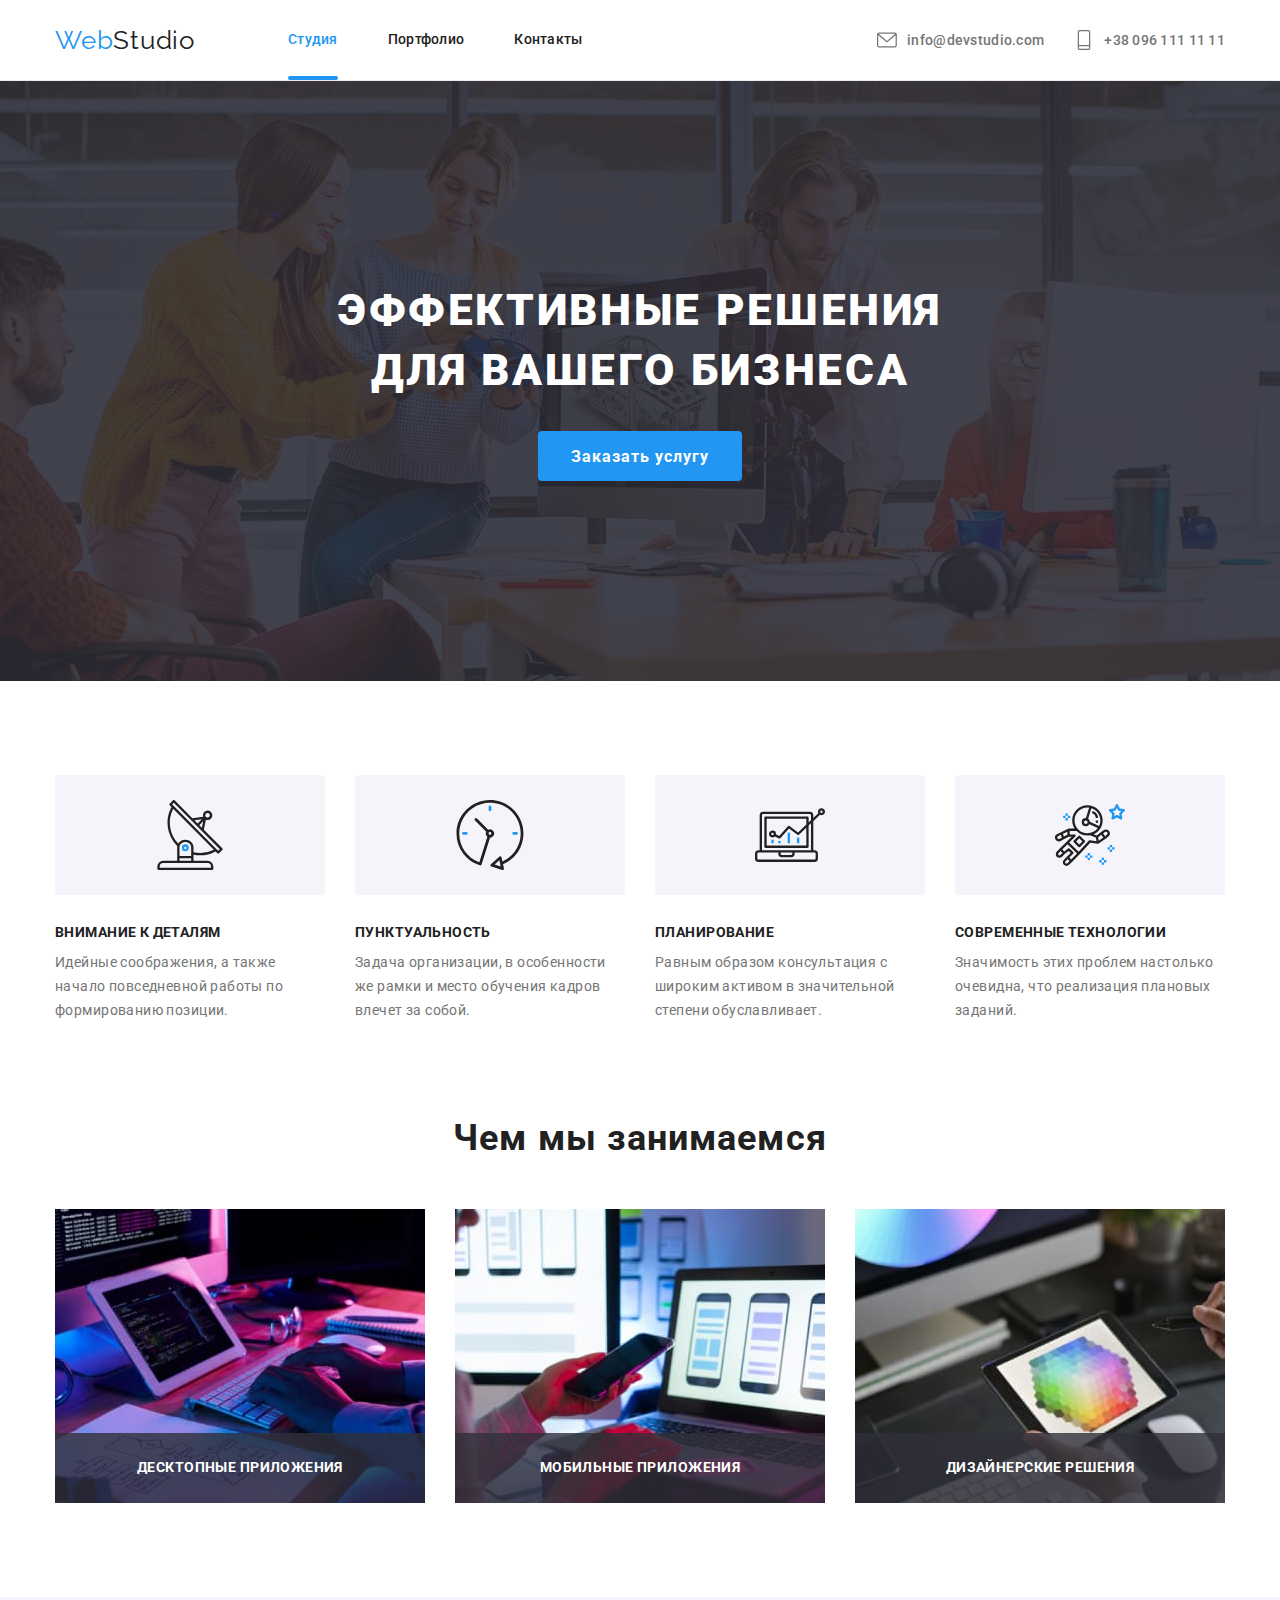
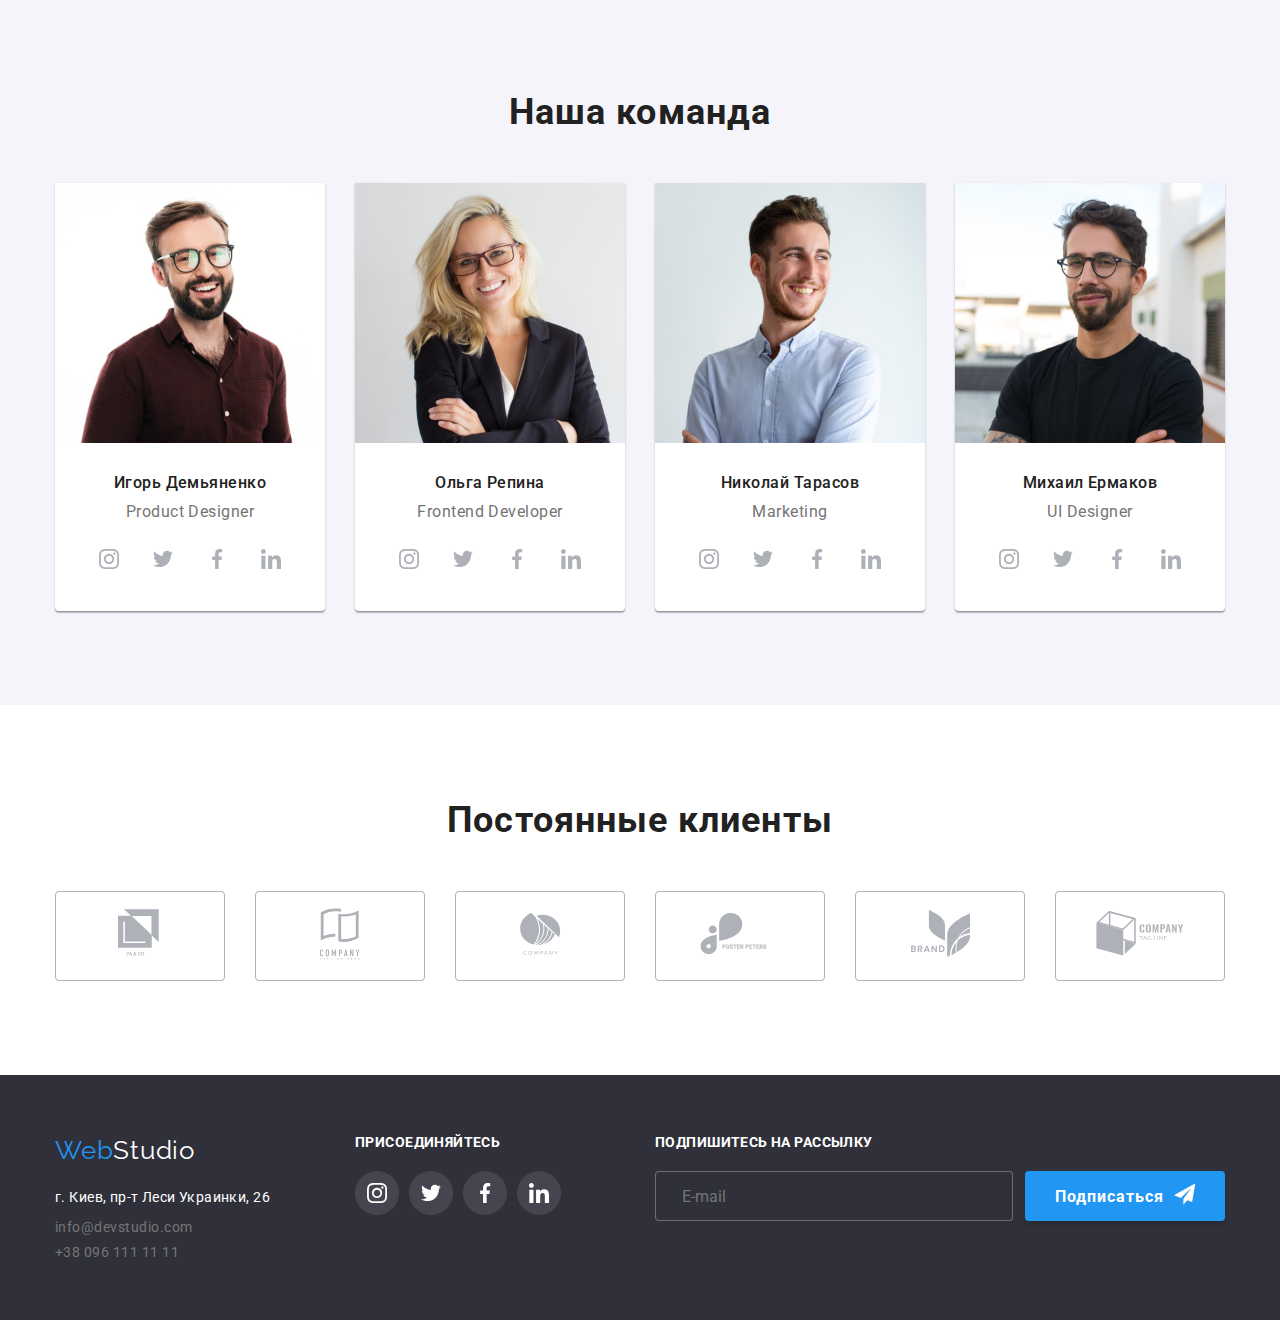
<file: index.html>
<!DOCTYPE html>
<html lang="ru">
  <head>
    <meta charset="UTF-8" />
    <meta name="viewport" content="width=device-width, initial-scale=1.0" />
    <title>WebStudio</title>
    <link
      href="https://fonts.googleapis.com/css2?family=Raleway:wght@700&family=Roboto:wght@400;500;700;900&display=swap"
      rel="stylesheet"
    />
    <link
      rel="stylesheet"
      href="https://cdnjs.cloudflare.com/ajax/libs/modern-normalize/1.0.0/modern-normalize.min.css"
    />
    <link rel="stylesheet" href="https://cdnjs.cloudflare.com/ajax/libs/animate.css/4.1.0/animate.min.css" />
    <link rel="stylesheet" href="./css/styles.css" />
  </head>
  <body>
    <header class="header">
      <div class="container">
        <div class="header-flex">
          <nav class="nav">
            <a href="index.html" class="logo nav-item"><span class="accent">Web</span>Studio</a>
            <ul class="nav-item">
              <li class="nav-link"><a href="index.html" class="current">Студия</a></li>
              <li class="nav-link"><a href="portfolio.html">Портфолио</a></li>
              <li class="nav-link"><a href="">Контакты</a></li>
            </ul>
          </nav>
          <ul class="contacts">
            <li class="contacts-item">
              <svg class="contacts-svg">
                <use href="./images/sprite.svg#icon-envelope-icon"></use>
              </svg>
              <a href="mailto:info@devstudio.com">info@devstudio.com</a>
            </li>
            <li class="contacts-item">
              <svg class="contacts-svg">
                <use href="./images/sprite.svg#icon-phone-icon"></use>
              </svg>
              <a href="tel:+380961111111">+38 096 111 11 11</a>
            </li>
          </ul>
        </div>
      </div>
    </header>
    <main>
      <section class="hero">
        <div class="hero-content">
          <h1 class="title hero-title">Эффективные решения для вашего бизнеса</h1>
          <button type="button" class="modal-btn button-text" data-modal-open>Заказать услугу</button>
        </div>
      </section>
      <section class="section features">
        <div class="container">
          <h2 class="visually-hidden">Особенности</h2>
          <ul class="features-list">
            <li class="features-item antenna-icon">
              <p class="features-title">Внимание к деталям</p>
              <p class="features-text">
                Идейные соображения, а также начало повседневной работы по формированию позиции.
              </p>
            </li>
            <li class="features-item clock-icon">
              <p class="features-title">Пунктуальность</p>
              <p class="features-text">
                Задача организации, в особенности же рамки и место обучения кадров влечет за собой.
              </p>
            </li>
            <li class="features-item diagram-icon">
              <p class="features-title">Планирование</p>
              <p class="features-text">
                Равным образом консультация с широким активом в значительной степени обуславливает.
              </p>
            </li>
            <li class="features-item astronaut-icon">
              <p class="features-title">Современные технологии</p>
              <p class="features-text">Значимость этих проблем настолько очевидна, что реализация плановых заданий.</p>
            </li>
          </ul>
        </div>
      </section>
      <section class="section work-sect">
        <div class="container">
          <h2 class="section-title">Чем мы занимаемся</h2>
          <ul class="work-examples">
            <li class="example-item">
              <div class="overlay-box">
                <img src="./images/img1.jpg" width="370" height="294" alt="" />
                <p class="overlay-text">Десктопные приложения</p>
              </div>
            </li>
            <li class="example-item">
              <div class="overlay-box">
                <img src="./images/img2.jpg" width="370" height="294" alt="" />
                <p class="overlay-text">Мобильные приложения</p>
              </div>
            </li>
            <li class="example-item">
              <div class="overlay-box">
                <img src="./images/img3.jpg" width="370" height="294" alt="" />
                <p class="overlay-text">Дизайнерские решения</p>
              </div>
            </li>
          </ul>
        </div>
      </section>
      <section class="section team-sect">
        <div class="container">
          <h2 class="section-title">Наша команда</h2>
          <ul class="team-cards">
            <li class="team-card">
              <img src="./images/igor.jpg" width="270" height="260" alt="фото Игоря Демьяненко" />
              <div class="card-content">
                <h3 class="card-title">Игорь Демьяненко</h3>
                <p lang="en" class="card-description">Product Designer</p>
                <ul class="socials-list">
                  <li class="social-item">
                    <a href="https://www.instagram.com/" class="social-link" target="blank">
                      <svg class="social-svg">
                        <use href="./images/sprite.svg#icon-instagram"></use>
                      </svg>
                    </a>
                  </li>
                  <li class="social-item">
                    <a href="https://twitter.com/" class="social-link" target="blank">
                      <svg class="social-svg">
                        <use href="./images/sprite.svg#icon-twitter"></use>
                      </svg>
                    </a>
                  </li>
                  <li class="social-item">
                    <a href="https://www.facebook.com/" class="social-link" target="blank">
                      <svg class="social-svg">
                        <use href="./images/sprite.svg#icon-facebook"></use>
                      </svg>
                    </a>
                  </li>
                  <li class="social-item">
                    <a href="https://www.linkedin.com/" class="social-link" target="blank">
                      <svg class="social-svg">
                        <use href="./images/sprite.svg#icon-linkedin"></use>
                      </svg>
                    </a>
                  </li>
                </ul>
              </div>
            </li>
            <li class="team-card">
              <img src="./images/olga.jpg" width="270" height="260" alt="фото Ольги Репиной" />
              <div class="card-content">
                <h3 class="card-title">Ольга Репина</h3>
                <p lang="en" class="card-description">Frontend Developer</p>
                <ul class="socials-list">
                  <li class="social-item">
                    <a href="https://www.instagram.com/" class="social-link" target="blank">
                      <svg class="social-svg">
                        <use href="./images/sprite.svg#icon-instagram"></use>
                      </svg>
                    </a>
                  </li>
                  <li class="social-item">
                    <a href="https://twitter.com/" class="social-link" target="blank">
                      <svg class="social-svg">
                        <use href="./images/sprite.svg#icon-twitter"></use>
                      </svg>
                    </a>
                  </li>
                  <li class="social-item">
                    <a href="https://www.facebook.com/" class="social-link" target="blank">
                      <svg class="social-svg">
                        <use href="./images/sprite.svg#icon-facebook"></use>
                      </svg>
                    </a>
                  </li>
                  <li class="social-item">
                    <a href="https://www.linkedin.com/" class="social-link" target="blank">
                      <svg class="social-svg">
                        <use href="./images/sprite.svg#icon-linkedin"></use>
                      </svg>
                    </a>
                  </li>
                </ul>
              </div>
            </li>
            <li class="team-card">
              <img src="./images/nikolay.jpg" width="270" height="260" alt="фото Николая Тарасова" />
              <div class="card-content">
                <h3 class="card-title">Николай Тарасов</h3>
                <p lang="en" class="card-description">Marketing</p>
                <ul class="socials-list">
                  <li class="social-item">
                    <a href="" class="social-link">
                      <svg class="social-svg">
                        <use href="./images/sprite.svg#icon-instagram"></use>
                      </svg>
                    </a>
                  </li>
                  <li class="social-item">
                    <a href="" class="social-link">
                      <svg class="social-svg">
                        <use href="./images/sprite.svg#icon-twitter"></use>
                      </svg>
                    </a>
                  </li>
                  <li class="social-item">
                    <a href="" class="social-link">
                      <svg class="social-svg">
                        <use href="./images/sprite.svg#icon-facebook"></use>
                      </svg>
                    </a>
                  </li>
                  <li class="social-item">
                    <a href="" class="social-link">
                      <svg class="social-svg">
                        <use href="./images/sprite.svg#icon-linkedin"></use>
                      </svg>
                    </a>
                  </li>
                </ul>
              </div>
            </li>
            <li class="team-card">
              <img src="./images/mikhail.jpg" width="270" height="260" alt="фото Михаила Ермакова" />
              <div class="card-content">
                <h3 class="card-title">Михаил Ермаков</h3>
                <p lang="en" class="card-description">UI Designer</p>
                <ul class="socials-list">
                  <li class="social-item">
                    <a href="https://www.instagram.com/" class="social-link" target="blank">
                      <svg class="social-svg">
                        <use href="./images/sprite.svg#icon-instagram"></use>
                      </svg>
                    </a>
                  </li>
                  <li class="social-item">
                    <a href="https://twitter.com/" class="social-link" target="blank">
                      <svg class="social-svg">
                        <use href="./images/sprite.svg#icon-twitter"></use>
                      </svg>
                    </a>
                  </li>
                  <li class="social-item">
                    <a href="https://www.facebook.com/" class="social-link" target="blank">
                      <svg class="social-svg">
                        <use href="./images/sprite.svg#icon-facebook"></use>
                      </svg>
                    </a>
                  </li>
                  <li class="social-item">
                    <a href="https://www.linkedin.com/" class="social-link" target="blank">
                      <svg class="social-svg">
                        <use href="./images/sprite.svg#icon-linkedin"></use>
                      </svg>
                    </a>
                  </li>
                </ul>
              </div>
            </li>
          </ul>
        </div>
      </section>

      <section class="section clients-sect">
        <div class="container">
          <h2 class="section-title">Постоянные клиенты</h2>
          <ul class="client-list">
            <li class="list-item">
              <a href="#" class="client-logo">
                <svg class="logo-svg" width="45" height="50">
                  <use href="./images/sprite.svg#icon-logo1"></use>
                </svg>
              </a>
            </li>
            <li class="list-item">
              <a href="#" class="client-logo">
                <svg class="logo-svg" width="40" height="52">
                  <use href="./images/sprite.svg#icon-logo2"></use>
                </svg>
              </a>
            </li>
            <li class="list-item">
              <a href="#" class="client-logo">
                <svg class="logo-svg" width="41" height="42">
                  <use href="./images/sprite.svg#icon-logo3"></use>
                </svg>
              </a>
            </li>
            <li class="list-item">
              <a href="#" class="client-logo">
                <svg class="logo-svg" width="80" height="42">
                  <use href="./images/sprite.svg#icon-logo4"></use>
                </svg>
              </a>
            </li>
            <li class="list-item">
              <a href="#" class="client-logo">
                <svg class="logo-svg" width="59" height="47">
                  <use href="./images/sprite.svg#icon-logo5"></use>
                </svg>
              </a>
            </li>
            <li class="list-item">
              <a href="#" class="client-logo">
                <svg class="logo-svg" width="88" height="45">
                  <use href="./images/sprite.svg#icon-logo6"></use>
                </svg>
              </a>
            </li>
          </ul>
        </div>
      </section>
    </main>
    <footer class="footer">
      <div class="container">
        <div class="footer-section address">
          <a href="index.html" class="logo-footer"><span class="accent">Web</span>Studio</a>
          <address>
            <ul>
              <li class="address-item">
                <a href="https://goo.gl/maps/ueYiK2Zo3x6W52Rv5" class="maps">г. Киев, пр-т Леси Украинки, 26</a>
              </li>
              <li class="address-item">
                <a href="mailto:info@devstudio.com" class="address-link">info@devstudio.com</a>
              </li>
              <li class="address-item">
                <a href="tel:+380961111111" class="address-link">+38 096 111 11 11</a>
              </li>
            </ul>
          </address>
        </div>
        <div class="footer-section socials">
          <p class="call-text">Присоединяйтесь</p>
          <ul class="socials-list">
            <li class="social-item">
              <a href="https://www.instagram.com/" class="social-link" target="blank">
                <svg class="social-svg">
                  <use href="./images/sprite.svg#icon-instagram"></use>
                </svg>
              </a>
            </li>
            <li class="social-item">
              <a href="https://twitter.com/" class="social-link" target="blank">
                <svg class="social-svg">
                  <use href="./images/sprite.svg#icon-twitter"></use>
                </svg>
              </a>
            </li>
            <li class="social-item">
              <a href="https://www.facebook.com/" class="social-link" target="blank">
                <svg class="social-svg">
                  <use href="./images/sprite.svg#icon-facebook"></use>
                </svg>
              </a>
            </li>
            <li class="social-item">
              <a href="https://www.linkedin.com/" class="social-link" target="blank">
                <svg class="social-svg">
                  <use href="./images/sprite.svg#icon-linkedin"></use>
                </svg>
              </a>
            </li>
          </ul>
        </div>
        <div class="footer-section">
          <p class="call-text">Подпишитесь на рассылку</p>
          <form action="#" class="submit-form">
            <div class="subscribe-form">
              <input type="text" class="subscribe-input" id="subscribe-input" placeholder="E-mail" />
              <!-- <label for="subscribe-input" class="subscribe-label">E-mail</label> -->
            </div>
            <button type="submit" class="subscribe-btn button-text">
              Подписаться
              <svg class="subscribe-svg"><use href="./images/sprite.svg#icon-icon-send"></use></svg>
            </button>
          </form>
        </div>
      </div>
    </footer>
    <div class="backdrop is-hidden" data-modal>
      <div class="modal">
        <button type="button" class="close-btn" data-modal-close>X</button>
        <p class="form-text">Оставьте свои данные, мы вам перезвоним</p>
        <form action="#" class="modal-form">
          <div class="form-field">
            <label for="user-name" class="input-label">Имя</label>
            <div class="input-box">
              <input type="text" id="user-name" class="form-input" required />
              <svg class="form-svg">
                <use href="./images/sprite.svg#icon-name"></use>
              </svg>
            </div>
          </div>

          <div class="form-field">
            <label for="user-tel" class="input-label">Телефон</label>
            <div class="input-box">
              <input type="tel" id="user-tel" class="form-input" required />
              <svg class="form-svg">
                <use href="./images/sprite.svg#icon-tel"></use>
              </svg>
            </div>
          </div>

          <div class="form-field">
            <label for="user-mail" class="input-label">Почта</label>
            <div class="input-box">
              <input type="email" id="user-mail" class="form-input" required />
              <svg class="form-svg">
                <use href="./images/sprite.svg#icon-mail"></use>
              </svg>
            </div>
          </div>
          <label for="user-comment" class="user-comment">Комментарий</label>
          <textarea name="" id="user-comment" class="form-comment" placeholder="Введите текст"></textarea>
          <input type="checkbox" id="user-policy" class="checkbox visually-hidden" />
          <label for="user-policy" class="checkbox-label">
            <span>Соглашаюсь с рассылкой и принимаю </span> <a href="#" class="policy-link">Условия договора</a>
          </label>
          <button type="submit" class="submit-btn">Отправить</button>
        </form>
      </div>
    </div>
    <script src="./js/modal.js"></script>
  </body>
</html>
</file>
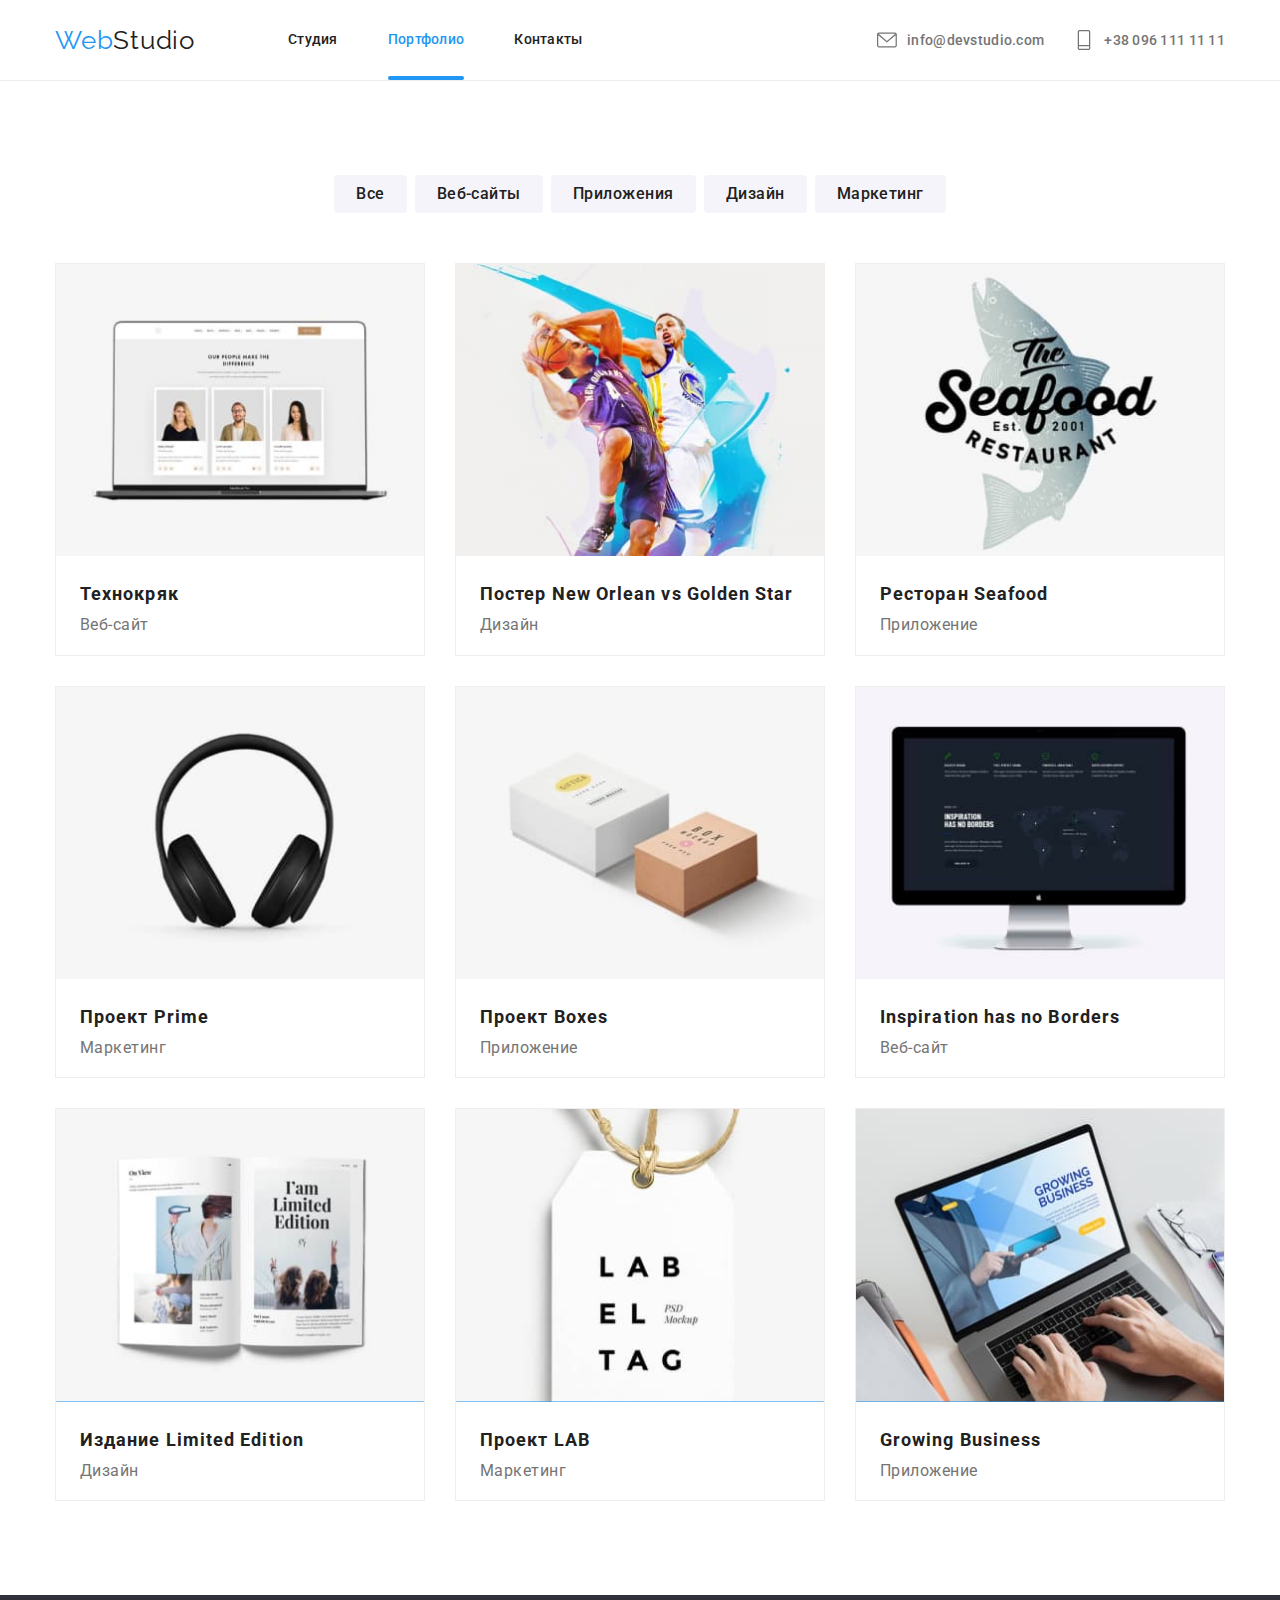
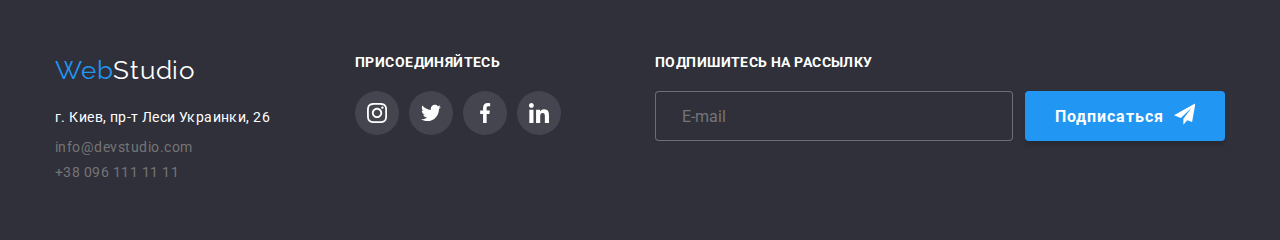
<file: portfolio.html>
<!DOCTYPE html>
<html lang="ru">
  <head>
    <meta charset="UTF-8" />
    <meta name="viewport" content="width=device-width, initial-scale=1.0" />
    <title>Portfolio</title>
    <link
      href="https://fonts.googleapis.com/css2?family=Raleway:wght@700&family=Roboto:wght@400;500;700;900&display=swap"
      rel="stylesheet"
    />
    <link
      rel="stylesheet"
      href="https://cdnjs.cloudflare.com/ajax/libs/modern-normalize/1.0.0/modern-normalize.min.css"
    />

    <link rel="stylesheet" href="./css/styles.css" />
  </head>
  <body>
    <header class="header">
      <div class="container">
        <div class="header-flex">
          <nav class="nav">
            <a href="index.html" class="logo nav-item"><span class="accent">Web</span>Studio</a>
            <ul class="nav-item">
              <li class="nav-link"><a href="index.html">Студия</a></li>
              <li class="nav-link"><a href="portfolio.html" class="current">Портфолио</a></li>
              <li class="nav-link"><a href="">Контакты</a></li>
            </ul>
          </nav>
          <ul class="contacts">
            <li class="contacts-item">
              <svg class="contacts-svg">
                <use href="./images/sprite.svg#icon-envelope-icon"></use>
              </svg>
              <a href="mailto:info@devstudio.com">info@devstudio.com</a>
            </li>
            <li class="contacts-item">
              <svg class="contacts-svg">
                <use href="./images/sprite.svg#icon-phone-icon"></use>
              </svg>
              <a href="tel:+380961111111">+38 096 111 11 11</a>
            </li>
          </ul>
        </div>
      </div>
    </header>
    <main>
      <section class="gallery-sect">
        <div class="container">
          <h1 class="visually-hidden">Галлерея</h1>
          <div class="gallery-menu">
            <a href="#" class="gallery-btn">Все</a>
            <a href="#" class="gallery-btn">Веб-сайты</a>
            <a href="#" class="gallery-btn">Приложения</a>
            <a href="#" class="gallery-btn">Дизайн</a>
            <a href="#" class="gallery-btn">Маркетинг</a>
          </div>
          <ul class="gallery">
            <li class="gallery-item">
              <a href="#">
                <div class="overlay-box">
                  <img src="./images/technokryak.jpg" alt="" />
                  <div class="overlay">
                    Технокряк это современная площадка распространения коронавируса. Компании используют эту платформу
                    для цифрового шпионажа и атак на защищённые сервера конкурентов.
                  </div>
                </div>
                <div class="gallery-item-description">
                  <h2 class="title">Технокряк</h2>
                  <p class="description">Веб-сайт</p>
                </div>
              </a>
            </li>
            <li class="gallery-item">
              <a href="#">
                <div class="overlay-box">
                  <img src="./images/neworlean.jpg" alt="" />
                  <div class="overlay">
                    Технокряк это современная площадка распространения коронавируса. Компании используют эту платформу
                    для цифрового шпионажа и атак на защищённые сервера конкурентов.
                  </div>
                </div>
                <div class="gallery-item-description">
                  <h2 class="title">Постер New Orlean vs Golden Star</h2>
                  <p>Дизайн</p>
                </div>
              </a>
            </li>
            <li class="gallery-item">
              <a href="#">
                <div class="overlay-box">
                  <img src="./images/seafood.jpg" alt="" />
                  <div class="overlay">
                    Технокряк это современная площадка распространения коронавируса. Компании используют эту платформу
                    для цифрового шпионажа и атак на защищённые сервера конкурентов.
                  </div>
                </div>
                <div class="gallery-item-description">
                  <h2 class="title">Ресторан Seafood</h2>
                  <p>Приложение</p>
                </div>
              </a>
            </li>
            <li class="gallery-item">
              <a href="#">
                <div class="overlay-box">
                  <img src="./images/prime.jpg" alt="" />
                  <div class="overlay">
                    Технокряк это современная площадка распространения коронавируса. Компании используют эту платформу
                    для цифрового шпионажа и атак на защищённые сервера конкурентов.
                  </div>
                </div>
                <div class="gallery-item-description">
                  <h2 class="title">Проект Prime</h2>
                  <p>Маркетинг</p>
                </div>
              </a>
            </li>
            <li class="gallery-item">
              <a href="#">
                <div class="overlay-box">
                  <img src="./images/boxes.jpg" alt="" />
                  <div class="overlay">
                    Технокряк это современная площадка распространения коронавируса. Компании используют эту платформу
                    для цифрового шпионажа и атак на защищённые сервера конкурентов.
                  </div>
                </div>
                <div class="gallery-item-description">
                  <h2 class="title">Проект Boxes</h2>
                  <p>Приложение</p>
                </div>
              </a>
            </li>
            <li class="gallery-item">
              <a href="#">
                <div class="overlay-box">
                  <img src="./images/inspiration.jpg" alt="" />
                  <div class="overlay">
                    Технокряк это современная площадка распространения коронавируса. Компании используют эту платформу
                    для цифрового шпионажа и атак на защищённые сервера конкурентов.
                  </div>
                </div>
                <div class="gallery-item-description">
                  <h2 class="title">Inspiration has no Borders</h2>
                  <p>Веб-сайт</p>
                </div>
              </a>
            </li>
            <li class="gallery-item">
              <a href="#">
                <div class="overlay-box">
                  <img src="./images/limitededition.jpg" alt="" />
                  <div class="overlay">
                    Технокряк это современная площадка распространения коронавируса. Компании используют эту платформу
                    для цифрового шпионажа и атак на защищённые сервера конкурентов.
                  </div>
                </div>
                <div class="gallery-item-description">
                  <h2 class="title">Издание Limited Edition</h2>
                  <p>Дизайн</p>
                </div>
              </a>
            </li>
            <li class="gallery-item">
              <a href="#">
                <div class="overlay-box">
                  <img src="./images/lab.jpg" alt="" />
                  <div class="overlay">
                    Технокряк это современная площадка распространения коронавируса. Компании используют эту платформу
                    для цифрового шпионажа и атак на защищённые сервера конкурентов.
                  </div>
                </div>
                <div class="gallery-item-description">
                  <h2 class="title">Проект LAB</h2>
                  <p>Маркетинг</p>
                </div>
              </a>
            </li>
            <li class="gallery-item">
              <a href="#">
                <div class="overlay-box">
                  <img src="./images/growing.jpg" alt="" />
                  <div class="overlay">
                    Технокряк это современная площадка распространения коронавируса. Компании используют эту платформу
                    для цифрового шпионажа и атак на защищённые сервера конкурентов.
                  </div>
                </div>
                <div class="gallery-item-description">
                  <h2 class="title">Growing Business</h2>
                  <p>Приложение</p>
                </div>
              </a>
            </li>
          </ul>
        </div>
      </section>
    </main>
    <footer class="footer">
      <div class="container">
        <div class="footer-section address">
          <a href="index.html" class="logo-footer"><span class="accent">Web</span>Studio</a>
          <address>
            <ul>
              <li class="address-item">
                <a href="https://goo.gl/maps/ueYiK2Zo3x6W52Rv5" class="maps">г. Киев, пр-т Леси Украинки, 26</a>
              </li>
              <li class="address-item">
                <a href="mailto:info@devstudio.com" class="address-link">info@devstudio.com</a>
              </li>
              <li class="address-item">
                <a href="tel:+380961111111" class="address-link">+38 096 111 11 11</a>
              </li>
            </ul>
          </address>
        </div>
        <div class="footer-section socials">
          <p class="call-text">Присоединяйтесь</p>
          <ul class="socials-list">
            <li class="social-item">
              <a href="https://www.instagram.com/" class="social-link" target="blank">
                <svg class="social-svg">
                  <use href="./images/sprite.svg#icon-instagram"></use>
                </svg>
              </a>
            </li>
            <li class="social-item">
              <a href="https://twitter.com/" class="social-link" target="blank">
                <svg class="social-svg">
                  <use href="./images/sprite.svg#icon-twitter"></use>
                </svg>
              </a>
            </li>
            <li class="social-item">
              <a href="https://www.facebook.com/" class="social-link" target="blank">
                <svg class="social-svg">
                  <use href="./images/sprite.svg#icon-facebook"></use>
                </svg>
              </a>
            </li>
            <li class="social-item">
              <a href="https://www.linkedin.com/" class="social-link" target="blank">
                <svg class="social-svg">
                  <use href="./images/sprite.svg#icon-linkedin"></use>
                </svg>
              </a>
            </li>
          </ul>
        </div>
        <div class="footer-section">
          <p class="call-text">Подпишитесь на рассылку</p>
          <form action="#" class="submit-form">
            <div class="subscribe-form">
              <input type="text" class="subscribe-input" id="subscribe-input" placeholder="E-mail" />
              <!-- <label for="subscribe-input" class="subscribe-label">E-mail</label> -->
            </div>
            <button type="submit" class="subscribe-btn button-text">
              Подписаться
              <svg class="subscribe-svg"><use href="./images/sprite.svg#icon-icon-send"></use></svg>
            </button>
          </form>
        </div>
      </div>
    </footer>
  </body>
</html>
</file>
<file: css/styles.css>
:root {
  --primary-text-color: #757575;
  --title-text-color: #212121;
  --accent-color: #2196f3;
  --primary-white-color: #ffffff;
  --secondary-grey-color: #f5f4fa;
  --background-color: #2f303a;
  --main-font: Roboto, sans-serif;
  --main-fill-color: #afb1b8;
}
html {
  box-sizing: border-box;
  margin: 0;
  padding: 0;
}

*,
*::before,
*::after {
  box-sizing: border-box;
  margin: 0;
  padding: 0;
}

img {
  display: block;
  max-width: 100%;
  height: auto;
}

body {
  background-color: var(--primary-white-color);
  color: var(--primary-text-color);
  font-family: Roboto, sans-serif;
  letter-spacing: 0.03em;
  margin: 0;
}

ul {
  list-style: none;
  margin: 0;
  padding: 0;
}

h1,
h2,
h3,
h4,
h5,
h6 {
  margin: 0;
}

a {
  text-decoration: none;
  color: inherit;
}

button {
  cursor: pointer;
}

address {
  font-style: normal;
}

.visually-hidden {
  position: absolute !important;
  clip: rect(1px 1px 1px 1px); /* IE6, IE7 */
  clip: rect(1px, 1px, 1px, 1px);
  padding: 0 !important;
  border: 0 !important;
  height: 1px !important;
  width: 1px !important;
  overflow: hidden;
}
/* --- CONTAINER --- */

.container {
  width: 1200px;
  padding-left: 15px;
  padding-right: 15px;
  margin-right: auto;
  margin-left: auto;
  /* outline: 2px solid grey; */
}

/* --- HEADER --- */
.header {
  display: flex;
  /* padding: 32px 0; */
  background-color: var(--primary-white-color);
  border-bottom: 1px solid #ececec;
}
.header-flex {
  display: flex;
  align-items: center;
  justify-content: space-between;
}
.nav {
  display: flex;
  align-items: center;
}

.nav-item {
  margin: 0;
  display: flex;
}

.logo {
  color: #212121;
  font-family: Raleway, sans-serif;
  font-size: 26px;
  line-height: 1.19;
  letter-spacing: 0.03em;
  text-decoration: none;
  margin-right: 93px;
  padding: 24px 0;
}

.accent {
  color: var(--accent-color);
}
.current {
  color: var(--accent-color);
  position: relative;
}
.nav-link {
  color: var(--title-text-color);
  font-family: inherit;
  font-weight: 500;
  font-size: 14px;
  line-height: 1.14;
  letter-spacing: 0.02em;
  display: flex;
  transition: color 250ms cubic-bezier(0.4, 0, 0.2, 1);
  padding: 32px 0;
}

.nav-link:hover,
.nav-link:focus {
  color: var(--accent-color);
}

.nav-link:not(:last-child) {
  margin-right: 50px;
}

.current::after {
  content: "";
  background-color: var(--accent-color);
  width: 100%;
  height: 4px;
  display: block;
  border-radius: 2px;
  position: absolute;
  top: 44px;
}

.contacts {
  margin: 0;
  display: flex;
  align-items: center;
}

.contacts-item {
  color: var(--primary-text-color);
  font-weight: 500;
  font-size: 14px;
  line-height: 16px;
  letter-spacing: 0.02em;
  text-decoration: none;
  display: flex;
  align-items: center;
  transition: color 250ms cubic-bezier(0.4, 0, 0.2, 1);
}

.contacts-item:hover,
.contacts-item:focus {
  color: var(--accent-color);
  /* transition: transform 500ms ease; */
}

.contacts-item:not(:last-child) {
  margin-right: 30px;
}

.contacts-svg {
  width: 20px;
  height: 20px;
  fill: var(--primary-text-color);
  margin-right: 10px;
  transition: fill 250ms cubic-bezier(0.4, 0, 0.2, 1);
}
.contacts-item:hover .contacts-svg,
.contacts-item:focus .contacts-svg {
  fill: var(--accent-color);
  cursor: pointer;
}

/* HEADER END */

/* --- SECTION --- */

.section {
  max-width: 1600px;
  margin-left: auto;
  margin-right: auto;
}

.section-title {
  color: var(--title-text-color);
  font-weight: 700;
  font-size: 36px;
  line-height: 1.17;
  text-align: center;
  letter-spacing: 0.03em;
  margin-bottom: 50px;
}

/* --- HERO SECTION --- */

.modal-btn {
  font-family: var(--main-font);
  background-color: var(--accent-color);
  font-weight: 500;
  font-size: 16px;
  line-height: 1.87;
  letter-spacing: 0.06em;
  border-radius: 4px;
  padding: 10px 32px;
  border: 1px solid transparent;
  min-width: 200px;
  height: 50px;
}

.button-text {
  color: var(--primary-white-color);
  text-align: center;
  font-weight: 700;
  font-size: 16px;
  line-height: 1.87;
  text-align: center;
  letter-spacing: 0.06em;

  /* padding: 10px 32px; */
}

.button-text:hover,
.button-text:focus {
  color: var(--primary-white-color);
}

.hero {
  /* position: relative; */
  display: flex;
  text-align: center;
  justify-content: center;
  height: 600px;
  background-color: var(--background-color);
  background-image: linear-gradient(to right, rgba(47, 48, 58, 0.8), rgba(47, 48, 58, 0.8)), url(../images/hero-img.jpg);
  background-repeat: no-repeat;
  background-position: center;
  background-size: cover;
  max-width: 1600px;
  margin-right: auto;
  margin-left: auto;
}

.hero-content {
  max-width: 696px;
  text-align: center;
  margin: auto;
  position: relative;
}

.hero-title {
  margin: 0;
  color: var(--primary-white-color);
  font-weight: 900;
  font-size: 44px;
  line-height: 1.36;
  letter-spacing: 0.06em;
  text-transform: uppercase;
  margin-bottom: 30px;
}

/* --- FEATURES --- */
.features {
  padding-top: 94px;
}

.features-list {
  display: flex;
  margin: -15px;
  padding: 0;
}

.features-item {
  width: 270px;
  margin: 15px;
}

.features-item:before {
  display: block;
  content: "";
  height: 120px;
  width: 100%;
  /* outline: 1px solid #2196f3; */
  margin-bottom: 30px;
  background-color: var(--secondary-grey-color);
  border-radius: 4px;
  background-image: url();
  background-size: contain;
  background-repeat: no-repeat;
  /* background-position: center; */
}

.antenna-icon:before {
  background-image: url(../images/antenna.svg);
  background-position: 100px 25px;
}

.clock-icon:before {
  background-image: url(../images/clock.svg);
  background-position: 100px 25px;
}

.diagram-icon:before {
  background-image: url(../images/diagram.svg);
  background-position: 100px 25px;
}

.astronaut-icon:before {
  background-image: url(../images/astronaut.svg);
  background-position: 100px 25px;
}

.features-title {
  color: var(--title-text-color);
  font-weight: 700;
  font-size: 14px;
  line-height: 1.14;
  letter-spacing: 0.03em;
  text-transform: uppercase;
  margin-bottom: 10px;
}

.features-text {
  color: var(--primary-text-color);
  font-size: 14px;
  line-height: 1.71;
  letter-spacing: 0.03em;
  margin: 0;
}

/* --- WORK EXAMPLES --- */

.work-sect {
  padding: 94px 0;
}

.work-examples {
  margin: 0;
  display: flex;
  align-items: center;
  margin: -15px;
  padding: 0;
}

.example-item {
  width: 370px;
  margin: 15px;
}

.work-sect .overlay-box {
  position: relative;
}

.work-sect .overlay-text {
  position: absolute;
  font-weight: 700;
  font-size: 14px;
  line-height: 1.14;
  text-align: center;
  letter-spacing: 0.03em;
  text-transform: uppercase;
  color: var(--accent-color);
  bottom: 0;
  left: 0;
  width: 100%;
  height: 70px;
  background-color: rgba(47, 48, 58, 0.8);
  color: var(--primary-white-color);
  padding: 27px 0;
}
/* ----- TEAM ----- */

.team-sect {
  background-color: var(--secondary-grey-color);

  padding: 94px 0;
}

.team-cards {
  margin: 0;
  display: flex;
  margin: -15px;
  padding: 0;
}

.team-card {
  width: 270px;
  margin: 15px;
  background: var(--primary-white-color);
  box-shadow: 0px 1px 3px rgba(0, 0, 0, 0.12), 0px 1px 1px rgba(0, 0, 0, 0.14), 0px 2px 1px rgba(0, 0, 0, 0.2);
  border-radius: 0px 0px 4px 4px;
}

.card-title {
  color: var(--title-text-color);
  font-weight: 500;
  font-size: 16px;
  line-height: 1.19;
  letter-spacing: 0.03em;
  text-align: center;
  margin-bottom: 10px;
}

.card-description {
  color: var(--primary-text-color);
  font-weight: 400;
  font-size: 16px;
  line-height: 1.19;
  letter-spacing: 0.03em;
  text-align: center;
  margin-bottom: 16px;
}

.card-content {
  padding: 30px 0;
}

.socials-list {
  display: flex;
  justify-content: center;
  align-items: center;
}

.social-link {
  width: 44px;
  height: 44px;
  border-radius: 50%;
  display: flex;
  justify-content: center;
  align-items: center;
  transition: background-color 250ms cubic-bezier(0.4, 0, 0.2, 1);
}

.social-item:not(:last-child):not(:last-child) {
  margin-right: 10px;
}

.social-svg {
  width: 20px;
  height: 20px;
  fill: var(--main-fill-color);
  transition: fill 250ms cubic-bezier(0.4, 0, 0.2, 1);
}
.social-link:hover,
.social-link:focus {
  background-color: var(--accent-color);
  /* transition: transform 250ms cubic-bezier(0.4, 0, 0.2, 1); */
}

.social-link:hover .social-svg,
.social-link:focus .social-svg {
  fill: var(--primary-white-color);
}
/* ----- TEAM END ----- */

/* ----- CLIENTS ----- */
.clients-sect {
  padding: 94px 0;
}

.client-list {
  display: flex;
  justify-content: center;
  align-items: center;
}

.list-item {
  border: 1px solid #afb1b8;
  border-radius: 4px;
  width: 170px;
  height: 90px;
  display: flex;
  align-items: center;
  justify-content: center;
  transition: background-color 250ms cubic-bezier(0.4, 0, 0.2, 1);
}

.list-item:not(:last-child) {
  margin-right: 30px;
}

.list-item:hover,
.list-item:focus {
  border-color: var(--accent-color);
  transition: transform 500ms ease;
}

.logo-svg {
  fill: var(--main-fill-color);
  transition: fill 250ms cubic-bezier(0.4, 0, 0.2, 1);
}

.list-item:hover .logo-svg,
.list-item:focus .logo-svg {
  fill: var(--accent-color);
}
/* ----- CLIENTS END ----- */

/* --- FOOTER --- */

.footer {
  background-color: var(--background-color);
  padding-top: 60px;
  padding-bottom: 60px;
}

.footer .container {
  display: flex;
}

.footer-section {
  min-width: 270px;
  margin-right: 30px;
}

.address {
  font-size: 14px;
}

.address-item:not(:last-child) {
  margin-bottom: 9px;
}

.maps {
  font-weight: 400;
  color: var(--primary-white-color);
  font-size: 14px;
  line-height: 1.71;
  letter-spacing: 0.03em;
}

.address-link:hover,
.address-link:focus {
  color: var(--accent-color);
  transition: transform 500ms ease;
}

.logo-footer {
  color: var(--primary-white-color);
  font-family: Raleway, sans-serif;
  font-size: 26px;
  line-height: 1.19;
  letter-spacing: 0.03em;
  text-decoration: none;
  display: block;
  margin-bottom: 20px;
}

.call-text {
  font-weight: 700;
  font-size: 14px;
  line-height: 1.14;
  letter-spacing: 0.03em;
  text-transform: uppercase;
  color: var(--primary-white-color);
  margin-bottom: 20px;
}

.footer .socials-list {
  align-items: baseline;
  justify-content: flex-start;
}

.footer .social-item:not(:last-child) {
  margin-right: 10px;
}

.footer .social-link {
  display: flex;
}

.footer .social-link {
  background-color: rgba(255, 255, 255, 0.1);
}
.footer .social-link:hover {
  background-color: var(--accent-color);
  transition: transform 500ms ease;
}

.footer .social-svg {
  fill: var(--primary-white-color);
}

/* SUBMIT FORM */

.submit-form {
  display: flex;
}

.subscribe-form {
  position: relative;
  margin-right: 12px;
}
.subscribe-input {
  width: 358px;
  height: 50px;
  border: 1px solid rgba(255, 255, 255, 0.3);
  background-color: var(--background-color);
  border-radius: 4px;
  padding: 15px 26px;
  color: var(--primary-white-color);
  font-weight: 400;
  font-size: 16px;
  line-height: 1.25;
}

.subscribe-input:focus {
  outline: none;
}

.subscribe-label {
  position: absolute;
  font-weight: 400;
  left: 16px;
  top: 15px;
  font-size: 16px;
  line-height: 1.25;
  align-items: center;
  letter-spacing: 0.03em;
  color: rgba(255, 255, 255, 0.6);
}

.subscribe-btn {
  min-width: 200px;
  height: 50px;
  background: var(--accent-color);
  box-shadow: 0px 4px 4px rgba(0, 0, 0, 0.15);
  border-radius: 4px;
  color: var(--primary-white-color);
  border: 1px solid transparent;
  font-weight: 700;
  font-size: 16px;
  line-height: 1.87;
  letter-spacing: 0.06em;
  padding: 10px 29px;
  display: flex;
}

.subscribe-svg {
  width: 24px;
  height: 24px;
  fill: var(--primary-white-color);
  margin-left: 10px;
}
/* ----- FOOTER END ----- */

/* --- GALLERY --- */

.gallery-menu {
  display: flex;
  justify-content: center;
  margin-bottom: 50px;
}

.gallery-btn {
  background: #f5f4fa;
  border-radius: 4px;
  padding: 6px 22px;
  font-weight: 500;
  font-size: 16px;
  line-height: 1.62;
  text-align: center;
  letter-spacing: 0.03em;
  color: var(--title-text-color);
  transition: background-color 250ms cubic-bezier(0.4, 0, 0.2, 1);
}

.gallery-btn:hover,
.gallery-btn:focus {
  color: var(--primary-white-color);
  background-color: var(--accent-color);
}

.gallery-btn:not(:last-child) {
  margin-right: 8px;
}

.gallery {
  display: flex;
  flex-wrap: wrap;
}

.gallery-sect {
  padding-top: 94px;
  padding-bottom: 94px;
}

.gallery-item {
  width: calc((100% - 60px) / 3);
  /* margin-right: 15px; */
  border: 1px solid #eeeeee;
  display: block;
  overflow: hidden;
  position: relative;
}

.gallery-item:hover,
.gallery-item:focus {
  box-shadow: 0px 1px 1px rgba(0, 0, 0, 0.12), 0px 4px 4px rgba(0, 0, 0, 0.06), 1px 4px 6px rgba(0, 0, 0, 0.16);
}

.gallery-item:not(:nth-last-child(-n + 3)) {
  margin-bottom: 30px;
}

.gallery-item:not(:nth-child(3n)) {
  margin-right: 30px;
}

.gallery-item .title {
  font-size: 18px;
  line-height: 2;
  letter-spacing: 0.06em;
  color: #212121;
  margin-bottom: 4px;
}

.gallery-item-description {
  padding: 20px 24px;
}

.gallery-item:hover .overlay {
  transform: translatex(0);
}

.gallery .overlay-box {
  overflow: hidden;
  position: relative;
}

.overlay {
  position: absolute;
  top: 0;
  left: 0;
  width: 100%;
  height: 100%;
  background-color: rgba(33, 150, 243, 0.9);
  color: var(--primary-white-color);
  font-size: 18px;
  padding: 63px 24px;
  line-height: 1.56;
  letter-spacing: 0.03em;
  transform: translatey(100%);
  transition: transform 500ms cubic-bezier(0.4, 0, 0.2, 1);
}
/* --- GALLERY END --- */

/* ----- MODAL ----- */

.backdrop {
  position: fixed;
  top: 0;
  left: 0;
  width: 100%;
  height: 100%;
  background-color: rgba(0, 0, 0, 0.5);
  opacity: 1;
  visibility: visible;
  transition: opacity 1000ms cubic-bezier(0.4, 0, 0.2, 1), visibility 1000ms cubic-bezier(0.4, 0, 0.2, 1);
}

.is-hidden {
  opacity: 0;
  visibility: hidden;
  pointer-events: none;
  /* transition: opacity 1000ms cubic-bezier(0.4, 0, 0.2, 1), visibility 250ms cubic-bezier(0.4, 0, 0.2, 1); */
}

/* .backdrop.is-hidden {
  transition: opacity 500ms linear 500ms;
} */

.is-hidden .modal {
  transform: translatex(-50%) scale(0.1);
}

.modal {
  min-width: 528px;
  min-height: 581px;
  position: absolute;
  left: 50%;
  top: 221px;
  transform: translatex(-50%) scale(1);
  background-color: var(--primary-white-color);
  box-shadow: 0px 1px 3px rgba(0, 0, 0, 0.12), 0px 1px 1px rgba(0, 0, 0, 0.14), 0px 2px 1px rgba(0, 0, 0, 0.2);
  border-radius: 4px;
  padding: 40px;
  transition: 1000ms;
}

.submit-btn {
  box-shadow: 0px 4px 4px rgba(0, 0, 0, 0.15);
  background-color: var(--accent-color);
  color: var(--primary-white-color);
  font-weight: 700;
  font-size: 16px;
  line-height: 1.87;
  letter-spacing: 0.06em;
  border-radius: 4px;
  padding: 10px 32px;
  border: 1px solid transparent;
  min-width: 200px;
  height: 50px;
  margin: 0 auto;
}

.close-btn {
  position: absolute;
  right: 10px;
  top: 10px;
  width: 30px;
  height: 30px;
  border: 1px solid rgba(0, 0, 0, 0.1);
  border-radius: 50%;
  background-color: var(--primary-white-color);
  fill: var(--title-text-color);
  transition: color 250ms cubic-bezier(0.4, 0, 0.2, 1);
}

.close-btn:hover,
.close-btn:focus {
  color: var(--accent-color);
}

.modal-form {
  display: flex;
  flex-direction: column;
}

.form-text {
  margin-bottom: 30px;
  font-style: 400;
  font-weight: bold;
  font-size: 20px;
  line-height: 1.15;
  text-align: center;
  letter-spacing: 0.03em;
  color: var(--title-text-color);
  border-radius: ;
}

.form-input {
  height: 40px;
  width: 100%;
  border: 1px solid rgba(33, 33, 33, 0.2);
  border-radius: 4px;
  padding: 12px 42px;
  transition: color 1000ms cubic-bezier(0.4, 0, 0.2, 1);
  /* position: relative; */
}

.form-input:focus,
.form-comment:focus {
  outline: none;
}

.form-input:hover,
.form-input:focus {
  border-color: var(--accent-color);
}

.form-comment {
  width: 100%;
  height: 120px;
  resize: none;
  margin-bottom: 28px;
  border: 1px solid rgba(33, 33, 33, 0.2);
  border-radius: 4px;
  padding: 12px 16px;
}

.form-comment:hover,
.form-comment:focus {
  border-color: var(--accent-color);
}

.form-field {
  position: relative;
  margin-bottom: 28px;
}

.form-svg {
  position: absolute;
  display: block;
  width: 15px;
  height: 13px;
  fill: #212121;
  top: 53%;
  left: 15px;
  pointer-events: none;
}

.form-input:focus + .form-svg,
.form-input:hover + .form-svg {
  fill: var(--accent-color);
}

.input-label {
  left: 0;
  top: -23px;
  margin-bottom: 4px;
}

.user-comment {
  margin-bottom: 4px;
}

.checkbox-label {
  margin-bottom: 30px;
  display: flex;
  align-items: center;
}

.checkbox:checked + .checkbox-label::before {
  background-color: var(--accent-color);
}

.checkbox-label::before {
  display: block;
  content: "";
  width: 16px;
  height: 16px;
  background-color: var(--primary-white-color);
  border: 1px solid #212121;
  border-radius: 4px;
  background-image: url(../images/check.svg);
  background-position: center;
  background-repeat: no-repeat;
  margin-right: 7px;
}

.policy-link {
  text-decoration: underline;
  color: var(--accent-color);
}
</file>
